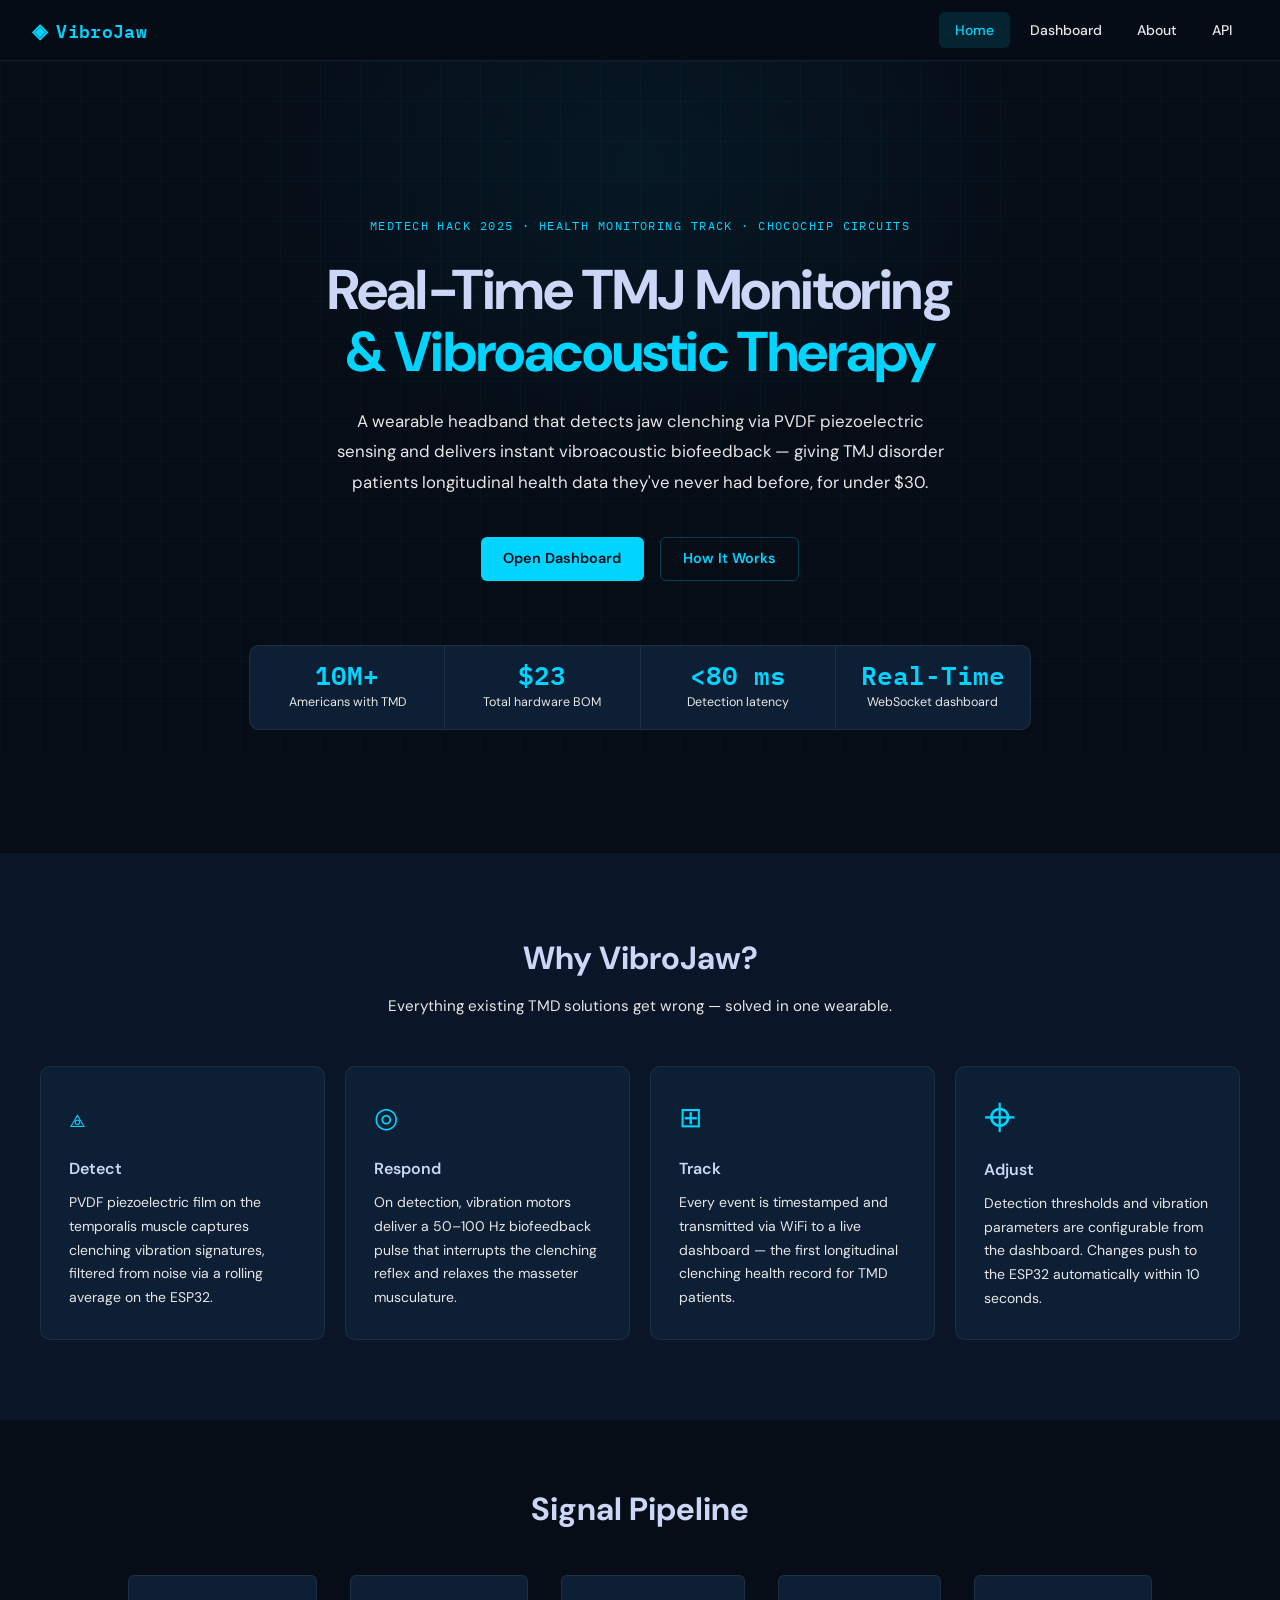
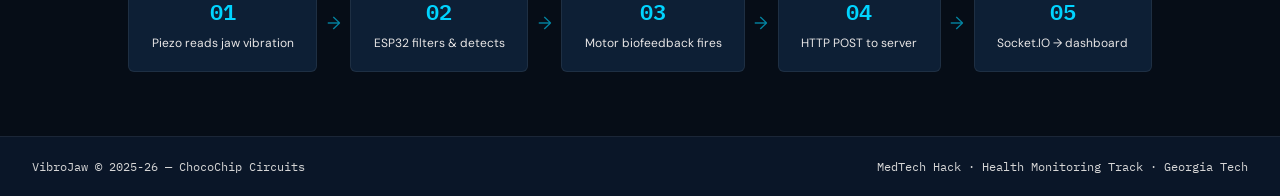
<file: templates/index.html>
<!DOCTYPE html>
<html lang="en">
<head>
  <meta charset="UTF-8">
  <meta name="viewport" content="width=device-width, initial-scale=1.0">
  <title>VibroJaw | Wearable TMJ Monitoring & Therapy</title>
  <link rel="stylesheet" href="/static/css/style.css">
</head>
<body>

<nav class="navbar">
  <div class="nav-inner">
    <a href="/" class="nav-brand"><span class="brand-icon">◈</span><span>VibroJaw</span></a>
    <ul class="nav-links">
      <li><a href="/"          class="nav-link active">Home</a></li>
      <li><a href="/dashboard" class="nav-link">Dashboard</a></li>
      <li><a href="/about"     class="nav-link">About</a></li>
      <li><a href="/api-docs"  class="nav-link">API</a></li>
    </ul>
  </div>
</nav>

<!-- ── HERO ── -->
<section class="hero">
  <div class="hero-grid"></div>
  <div class="hero-glow"></div>
  <div class="hero-content">
    <div class="hero-eyebrow">MedTech Hack 2025 · Health Monitoring Track · ChocoChip Circuits</div>
    <h1 class="hero-headline">
      Real-Time TMJ Monitoring<br>
      <span class="hero-accent">&amp; Vibroacoustic Therapy</span>
    </h1>
    <p class="hero-body">
      A wearable headband that detects jaw clenching via PVDF piezoelectric sensing
      and delivers instant vibroacoustic biofeedback — giving TMJ disorder patients
      longitudinal health data they've never had before, for under $30.
    </p>
    <div class="hero-cta">
      <a href="/dashboard" class="btn-primary">Open Dashboard</a>
      <a href="/about"     class="btn-outline">How It Works</a>
    </div>
    <div class="hero-stats-bar">
      <div class="hero-stat">
        <span class="hero-stat-num">10M+</span>
        <span class="hero-stat-label">Americans with TMD</span>
      </div>
      <div class="hero-stat">
        <span class="hero-stat-num">$23</span>
        <span class="hero-stat-label">Total hardware BOM</span>
      </div>
      <div class="hero-stat">
        <span class="hero-stat-num">&lt;80 ms</span>
        <span class="hero-stat-label">Detection latency</span>
      </div>
      <div class="hero-stat">
        <span class="hero-stat-num">Real-Time</span>
        <span class="hero-stat-label">WebSocket dashboard</span>
      </div>
    </div>
  </div>
</section>

<!-- ── FEATURES ── -->
<section class="features-section">
  <div class="section-container">
    <h2 class="section-title">Why VibroJaw?</h2>
    <p class="section-sub">Everything existing TMD solutions get wrong — solved in one wearable.</p>
    <div class="feature-grid">
      <div class="feature-card">
        <div class="feat-icon">⟁</div>
        <h3>Detect</h3>
        <p>PVDF piezoelectric film on the temporalis muscle captures clenching vibration signatures, filtered from noise via a rolling average on the ESP32.</p>
      </div>
      <div class="feature-card">
        <div class="feat-icon">◎</div>
        <h3>Respond</h3>
        <p>On detection, vibration motors deliver a 50–100 Hz biofeedback pulse that interrupts the clenching reflex and relaxes the masseter musculature.</p>
      </div>
      <div class="feature-card">
        <div class="feat-icon">⊞</div>
        <h3>Track</h3>
        <p>Every event is timestamped and transmitted via WiFi to a live dashboard — the first longitudinal clenching health record for TMD patients.</p>
      </div>
      <div class="feature-card">
        <div class="feat-icon">⌖</div>
        <h3>Adjust</h3>
        <p>Detection thresholds and vibration parameters are configurable from the dashboard. Changes push to the ESP32 automatically within 10 seconds.</p>
      </div>
    </div>
  </div>
</section>

<!-- ── PIPELINE ── -->
<section class="how-section">
  <div class="section-container">
    <h2 class="section-title">Signal Pipeline</h2>
    <div class="pipeline">
      <div class="pipe-step"><div class="pipe-num">01</div><div class="pipe-label">Piezo reads jaw vibration</div></div>
      <div class="pipe-arrow">→</div>
      <div class="pipe-step"><div class="pipe-num">02</div><div class="pipe-label">ESP32 filters &amp; detects</div></div>
      <div class="pipe-arrow">→</div>
      <div class="pipe-step"><div class="pipe-num">03</div><div class="pipe-label">Motor biofeedback fires</div></div>
      <div class="pipe-arrow">→</div>
      <div class="pipe-step"><div class="pipe-num">04</div><div class="pipe-label">HTTP POST to server</div></div>
      <div class="pipe-arrow">→</div>
      <div class="pipe-step"><div class="pipe-num">05</div><div class="pipe-label">Socket.IO → dashboard</div></div>
    </div>
  </div>
</section>

<footer class="footer">
  <div class="footer-inner">
    <span>VibroJaw © 2025-26 — ChocoChip Circuits</span>
    <span>MedTech Hack · Health Monitoring Track · Georgia Tech</span>
  </div>
</footer>

</body>
</html>
</file>
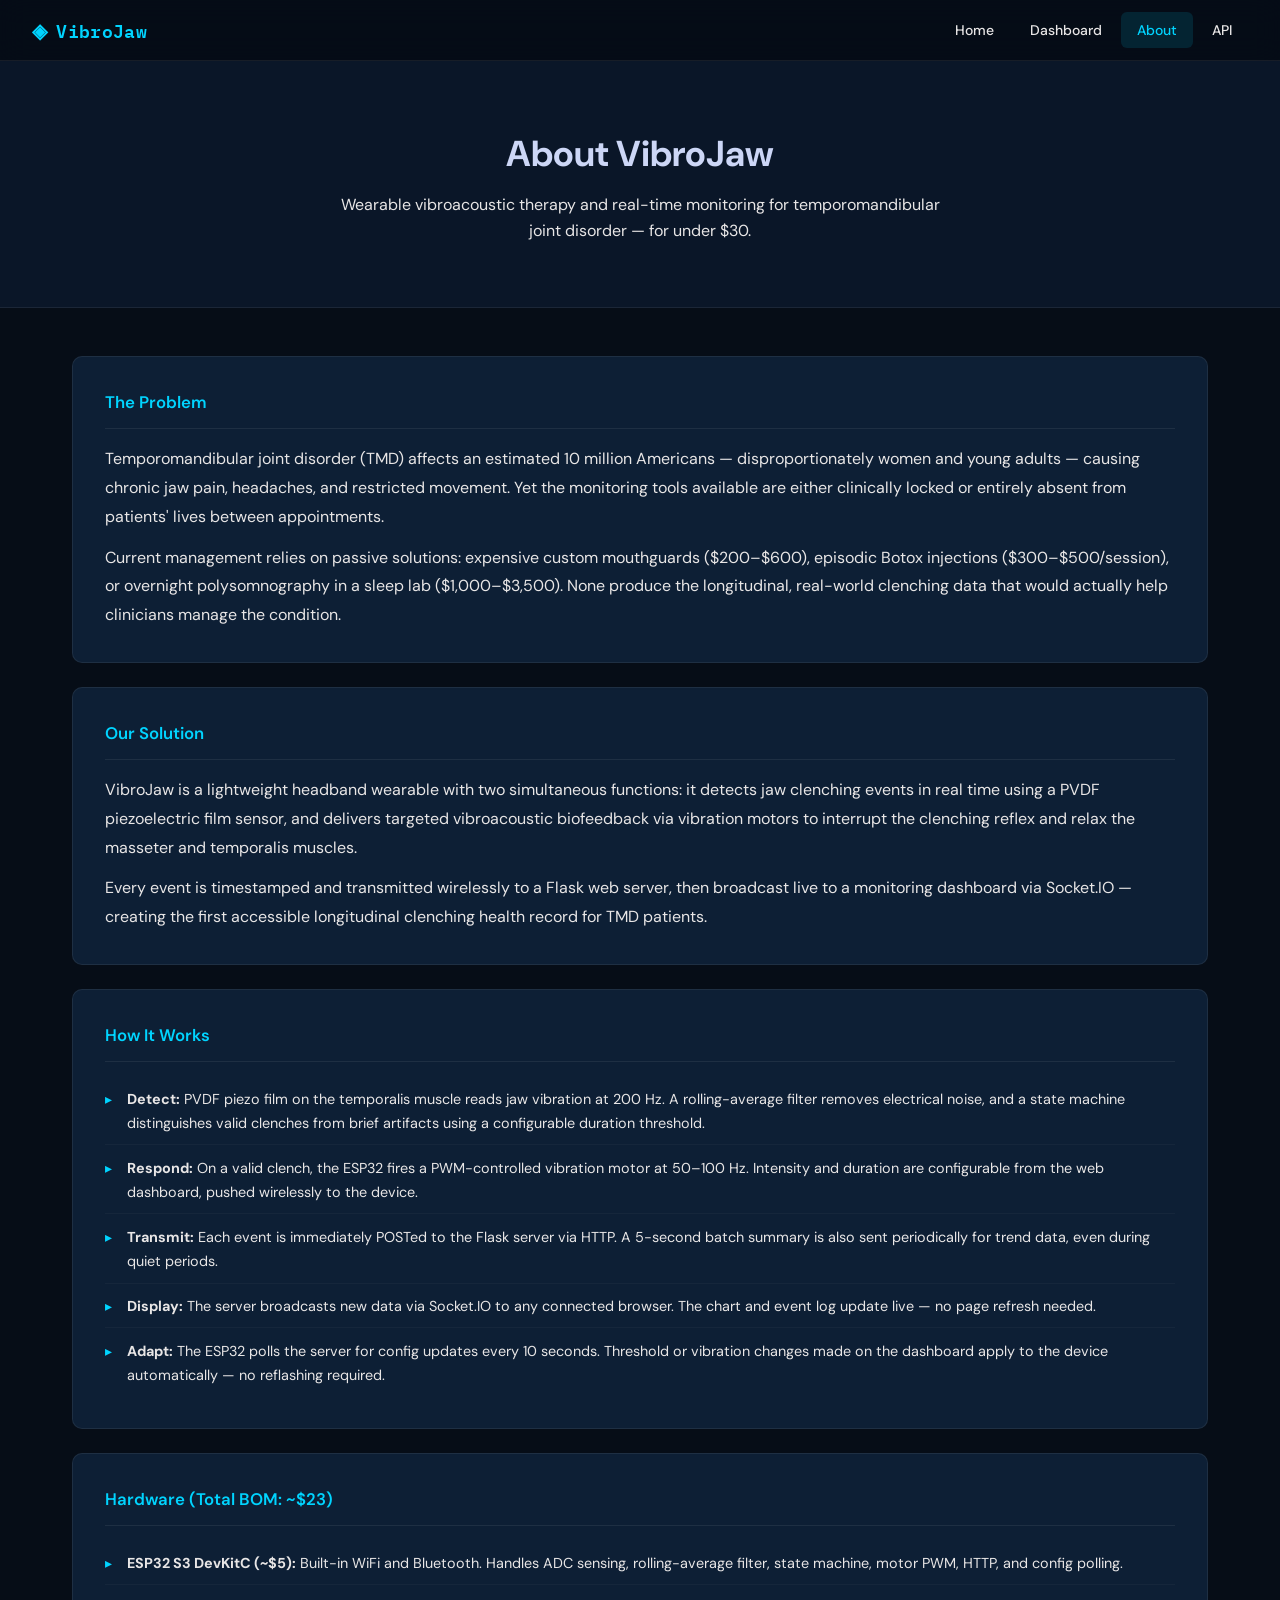
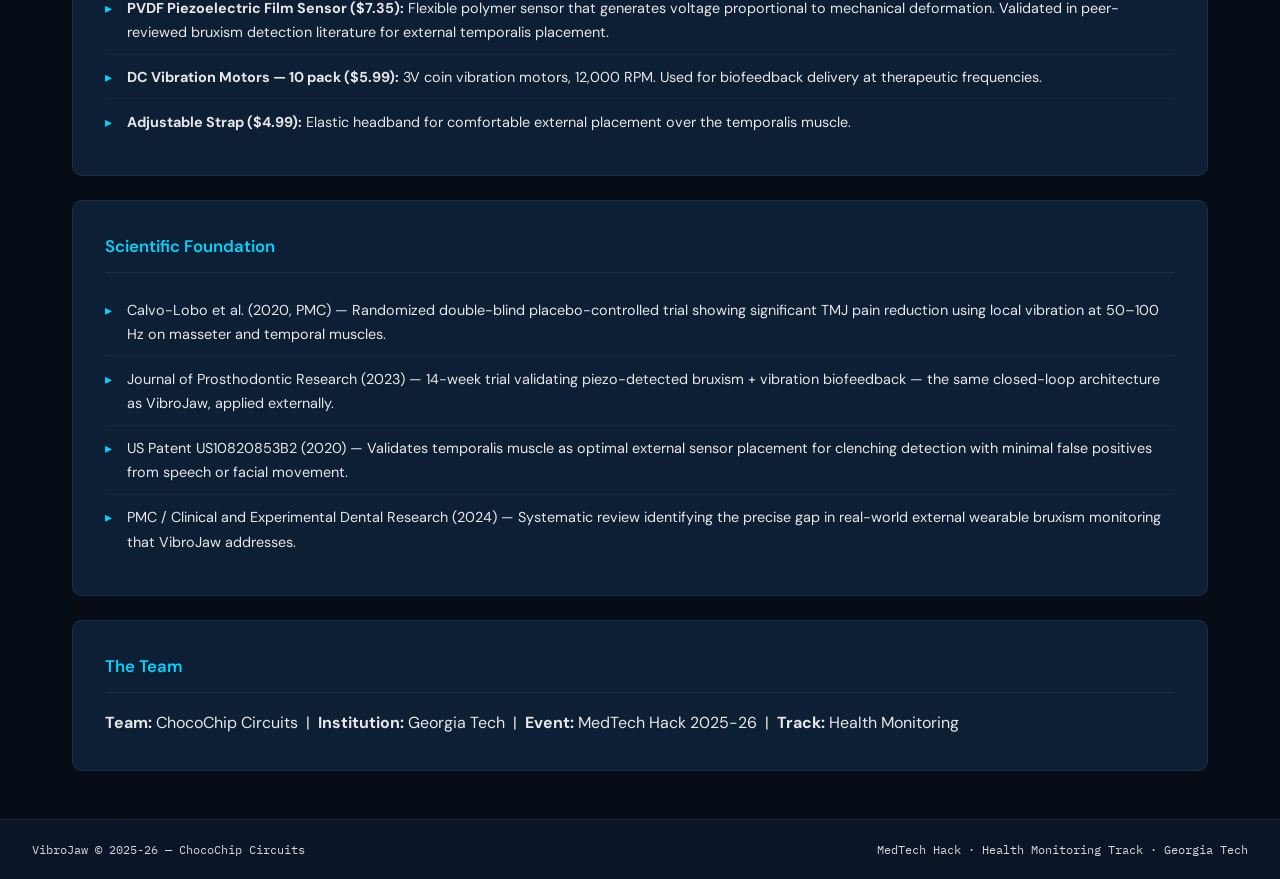
<file: templates/about.html>
<!DOCTYPE html>
<html lang="en">
<head>
  <meta charset="UTF-8">
  <meta name="viewport" content="width=device-width, initial-scale=1.0">
  <title>About | VibroJaw</title>
  <link rel="stylesheet" href="/static/css/style.css">
</head>
<body>

<nav class="navbar">
  <div class="nav-inner">
    <a href="/" class="nav-brand"><span class="brand-icon">◈</span><span>VibroJaw</span></a>
    <ul class="nav-links">
      <li><a href="/"          class="nav-link">Home</a></li>
      <li><a href="/dashboard" class="nav-link">Dashboard</a></li>
      <li><a href="/about"     class="nav-link active">About</a></li>
      <li><a href="/api-docs"  class="nav-link">API</a></li>
    </ul>
  </div>
</nav>

<div class="about-hero">
  <h1>About VibroJaw</h1>
  <p class="about-lead">Wearable vibroacoustic therapy and real-time monitoring for temporomandibular joint disorder — for under $30.</p>
</div>

<div class="about-body">

  <div class="content-block">
    <h2>The Problem</h2>
    <p>Temporomandibular joint disorder (TMD) affects an estimated 10 million Americans — disproportionately women and young adults — causing chronic jaw pain, headaches, and restricted movement. Yet the monitoring tools available are either clinically locked or entirely absent from patients' lives between appointments.</p>
    <p>Current management relies on passive solutions: expensive custom mouthguards ($200–$600), episodic Botox injections ($300–$500/session), or overnight polysomnography in a sleep lab ($1,000–$3,500). None produce the longitudinal, real-world clenching data that would actually help clinicians manage the condition.</p>
  </div>

  <div class="content-block">
    <h2>Our Solution</h2>
    <p>VibroJaw is a lightweight headband wearable with two simultaneous functions: it detects jaw clenching events in real time using a PVDF piezoelectric film sensor, and delivers targeted vibroacoustic biofeedback via vibration motors to interrupt the clenching reflex and relax the masseter and temporalis muscles.</p>
    <p>Every event is timestamped and transmitted wirelessly to a Flask web server, then broadcast live to a monitoring dashboard via Socket.IO — creating the first accessible longitudinal clenching health record for TMD patients.</p>
  </div>

  <div class="content-block">
    <h2>How It Works</h2>
    <ul class="feat-list">
      <li><strong>Detect:</strong> PVDF piezo film on the temporalis muscle reads jaw vibration at 200 Hz. A rolling-average filter removes electrical noise, and a state machine distinguishes valid clenches from brief artifacts using a configurable duration threshold.</li>
      <li><strong>Respond:</strong> On a valid clench, the ESP32 fires a PWM-controlled vibration motor at 50–100 Hz. Intensity and duration are configurable from the web dashboard, pushed wirelessly to the device.</li>
      <li><strong>Transmit:</strong> Each event is immediately POSTed to the Flask server via HTTP. A 5-second batch summary is also sent periodically for trend data, even during quiet periods.</li>
      <li><strong>Display:</strong> The server broadcasts new data via Socket.IO to any connected browser. The chart and event log update live — no page refresh needed.</li>
      <li><strong>Adapt:</strong> The ESP32 polls the server for config updates every 10 seconds. Threshold or vibration changes made on the dashboard apply to the device automatically — no reflashing required.</li>
    </ul>
  </div>

  <div class="content-block">
    <h2>Hardware (Total BOM: ~$23)</h2>
    <ul class="feat-list">
      <li><strong>ESP32 S3 DevKitC (~$5):</strong> Built-in WiFi and Bluetooth. Handles ADC sensing, rolling-average filter, state machine, motor PWM, HTTP, and config polling.</li>
      <li><strong>PVDF Piezoelectric Film Sensor ($7.35):</strong> Flexible polymer sensor that generates voltage proportional to mechanical deformation. Validated in peer-reviewed bruxism detection literature for external temporalis placement.</li>
      <li><strong>DC Vibration Motors — 10 pack ($5.99):</strong> 3V coin vibration motors, 12,000 RPM. Used for biofeedback delivery at therapeutic frequencies.</li>
      <li><strong>Adjustable Strap ($4.99):</strong> Elastic headband for comfortable external placement over the temporalis muscle.</li>
    </ul>
  </div>

  <div class="content-block">
    <h2>Scientific Foundation</h2>
    <ul class="feat-list">
      <li>Calvo-Lobo et al. (2020, PMC) — Randomized double-blind placebo-controlled trial showing significant TMJ pain reduction using local vibration at 50–100 Hz on masseter and temporal muscles.</li>
      <li>Journal of Prosthodontic Research (2023) — 14-week trial validating piezo-detected bruxism + vibration biofeedback — the same closed-loop architecture as VibroJaw, applied externally.</li>
      <li>US Patent US10820853B2 (2020) — Validates temporalis muscle as optimal external sensor placement for clenching detection with minimal false positives from speech or facial movement.</li>
      <li>PMC / Clinical and Experimental Dental Research (2024) — Systematic review identifying the precise gap in real-world external wearable bruxism monitoring that VibroJaw addresses.</li>
    </ul>
  </div>

  <div class="content-block">
    <h2>The Team</h2>
    <p><strong>Team:</strong> ChocoChip Circuits &nbsp;|&nbsp; <strong>Institution:</strong> Georgia Tech &nbsp;|&nbsp; <strong>Event:</strong> MedTech Hack 2025-26 &nbsp;|&nbsp; <strong>Track:</strong> Health Monitoring</p>
  </div>

</div>

<footer class="footer">
  <div class="footer-inner">
    <span>VibroJaw © 2025-26 — ChocoChip Circuits</span>
    <span>MedTech Hack · Health Monitoring Track · Georgia Tech</span>
  </div>
</footer>

</body>
</html>
</file>
<file: static/css/style.css>
@import url('https://fonts.googleapis.com/css2?family=IBM+Plex+Mono:wght@400;500;600&family=DM+Sans:opsz,wght@9..40,300;9..40,400;9..40,500;9..40,600;9..40,700&display=swap');

/* ── Design tokens ─────────────────────────────────────────── */
:root {
  /* Backgrounds */
  --bg-base:    #060d17;
  --bg-surface: #0a1628;
  --bg-panel:   #0d1f35;
  --bg-card:    #112240;
  --bg-hover:   #1a2f4a;

  /* Brand colours */
  --teal:        #00d4ff;
  --teal-dim:    rgba(0,212,255,0.12);
  --teal-border: rgba(0,212,255,0.25);
  --green:       #64ffda;
  --green-dim:   rgba(100,255,218,0.12);
  --yellow:      #ffd166;
  --yellow-dim:  rgba(255,209,102,0.12);
  --red:         #ff6b6b;
  --red-dim:     rgba(255,107,107,0.12);

  /* Text */
  --text-primary: #ccd6f6;
  --text-dim:     #e8e6e6;
  --text-faint:   #d6d6d6;

  /* Borders */
  --border:     rgba(255,255,255,0.07);
  --border-lit: rgba(0,212,255,0.3);

  /* Misc */
  --radius:     6px;
  --radius-lg:  10px;
  --shadow:     0 4px 24px rgba(0,0,0,0.4);
  --font-sans:  'DM Sans', sans-serif;
  --font-mono:  'IBM Plex Mono', monospace;
  --ease:       all 0.2s ease;
}

/* ── Reset ──────────────────────────────────────────────────── */
*, *::before, *::after { box-sizing: border-box; margin: 0; padding: 0; }
html   { scroll-behavior: smooth; font-size: 16px; }
body   { font-family: var(--font-sans); background: var(--bg-base);
         color: var(--text-primary); min-height: 100vh; line-height: 1.6; }
a      { color: var(--teal); text-decoration: none; }
a:hover{ text-decoration: underline; }
.mono  { font-family: var(--font-mono) !important; }

/* ── Navbar ─────────────────────────────────────────────────── */
.navbar {
  position: sticky; top: 0; z-index: 200;
  background: rgba(6,13,23,0.92); backdrop-filter: blur(14px);
  border-bottom: 1px solid var(--border); padding: 0 2rem;
}
.nav-inner {
  max-width: 1440px; margin: 0 auto;
  display: flex; align-items: center; justify-content: space-between; height: 60px;
}
.nav-brand {
  display: flex; align-items: center; gap: 0.55rem;
  font-family: var(--font-mono); font-weight: 600; font-size: 1.1rem;
  color: var(--teal); letter-spacing: 0.02em;
}
.brand-icon { font-size: 1.25rem; }
.nav-links  { display: flex; list-style: none; gap: 0.2rem; }
.nav-link {
  display: block; padding: 0.45rem 1rem;
  font-size: 0.875rem; font-weight: 500; color: var(--text-dim);
  border-radius: var(--radius); transition: var(--ease);
}
.nav-link:hover  { color: var(--text-primary); background: var(--bg-card); text-decoration: none; }
.nav-link.active { color: var(--teal); background: var(--teal-dim); }

/* ── Buttons ────────────────────────────────────────────────── */
.btn-primary {
  display: inline-flex; align-items: center; justify-content: center;
  padding: 0.6rem 1.4rem;
  background: var(--teal); color: var(--bg-base);
  font-family: var(--font-sans); font-weight: 600; font-size: 0.9rem;
  border: none; border-radius: var(--radius); cursor: pointer;
  transition: var(--ease); text-decoration: none; white-space: nowrap;
}
.btn-primary:hover      { background: #2ddeff; transform: translateY(-1px); text-decoration: none; }
.btn-primary.full-width { width: 100%; margin-top: 0.5rem; }

.btn-outline {
  display: inline-flex; align-items: center; justify-content: center;
  padding: 0.6rem 1.4rem;
  background: transparent; color: var(--teal);
  border: 1px solid var(--teal-border); border-radius: var(--radius);
  font-weight: 600; font-size: 0.9rem; cursor: pointer;
  transition: var(--ease); text-decoration: none; white-space: nowrap;
}
.btn-outline:hover { background: var(--teal-dim); text-decoration: none; }

.btn-ghost {
  display: inline-flex; align-items: center; justify-content: center;
  padding: 0.5rem 1rem;
  background: transparent; color: var(--text-dim);
  border: 1px solid var(--border); border-radius: var(--radius);
  font-size: 0.85rem; cursor: pointer; transition: var(--ease); white-space: nowrap;
}
.btn-ghost:hover { color: var(--text-primary); border-color: var(--border-lit); }

.btn-danger {
  display: inline-flex; align-items: center; justify-content: center;
  padding: 0.5rem 1rem;
  background: var(--red-dim); color: var(--red);
  border: 1px solid rgba(255,107,107,0.3); border-radius: var(--radius);
  font-size: 0.85rem; cursor: pointer; transition: var(--ease);
}
.btn-danger:hover { background: rgba(255,107,107,0.2); }

/* ── HERO ───────────────────────────────────────────────────── */
.hero {
  position: relative; overflow: hidden;
  min-height: 88vh; padding: 5rem 2rem 3rem;
  display: flex; flex-direction: column;
  align-items: center; justify-content: center;
}
.hero-grid {
  position: absolute; inset: 0; pointer-events: none;
  background-image:
    linear-gradient(rgba(0,212,255,0.03) 1px, transparent 1px),
    linear-gradient(90deg, rgba(0,212,255,0.03) 1px, transparent 1px);
  background-size: 40px 40px;
}
.hero-glow {
  position: absolute; top: -200px; left: 50%; transform: translateX(-50%);
  width: 800px; height: 600px; pointer-events: none;
  background: radial-gradient(ellipse at center, rgba(0,212,255,0.06) 0%, transparent 70%);
}
.hero::after {
  content: ''; position: absolute; bottom: 0; left: 0; right: 0; height: 180px;
  background: linear-gradient(transparent, var(--bg-base)); pointer-events: none;
}
.hero-content { position: relative; z-index: 1; text-align: center; max-width: none; }
.hero-eyebrow {
  font-family: var(--font-mono); font-size: 0.75rem; color: var(--teal);
  letter-spacing: 0.12em; text-transform: uppercase; margin-bottom: 1.5rem;
}
.hero-headline {
  font-size: 3.5rem; font-weight: 700; line-height: 1.1;
  letter-spacing: -0.025em; margin-bottom: 1.5rem;
}
.hero-accent { color: var(--teal); }
.hero-body {
  font-size: 1.05rem; color: var(--text-dim);
  line-height: 1.8; margin-bottom: 2.5rem; max-width: 620px; margin-left: auto; margin-right: auto;
}
.hero-cta { display: flex; gap: 1rem; justify-content: center; flex-wrap: wrap; margin-bottom: 4rem; }

.hero-stats-bar {
  position: relative; z-index: 1;
  display: flex; align-items: center;
  background: var(--bg-panel); border: 1px solid var(--border);
  border-radius: var(--radius-lg); overflow: hidden;
  width: 125%;
  max-width: 1000px;
  margin-left: -12.5%
}
.hero-stat {
  flex: 1; text-align: center; padding: 1rem 1rem;
  border-right: 1px solid var(--border);
}
.hero-stat:last-child { border-right: none; }
.hero-stat-num {
  display: block; font-family: var(--font-mono);
  font-size: 1.6rem; font-weight: 600; color: var(--teal); line-height: 1;
}
.hero-stat-label { font-size: 0.78rem; color: var(--text-dim); margin-top: 0.35rem; display: block; }

/* ── Feature cards ──────────────────────────────────────────── */
.features-section { padding: 5rem 2rem; background: var(--bg-surface); }
.section-container { max-width: 1200px; margin: 0 auto; }
.section-title     { font-size: 2rem; font-weight: 700; text-align: center; margin-bottom: 0.6rem; }
.section-sub       { text-align: center; color: var(--text-dim); font-size: 0.95rem; margin-bottom: 3rem; }

.feature-grid {
  display: grid; grid-template-columns: repeat(4, 1fr); gap: 1.25rem;
}
.feature-card {
  background: var(--bg-panel); border: 1px solid var(--border);
  border-radius: var(--radius-lg); padding: 1.75rem;
  transition: var(--ease);
}
.feature-card:hover { border-color: var(--teal-border); transform: translateY(-3px); box-shadow: var(--shadow); }
.feat-icon { font-size: 1.75rem; color: var(--teal); margin-bottom: 1rem; font-family: var(--font-mono); }
.feature-card:nth-child(4) .feat-icon { font-size: 3.5rem; margin-bottom: -0.25rem; margin-top: -1.5rem }
.feature-card h3 { font-size: 1rem; font-weight: 600; margin-bottom: 0.6rem; }
.feature-card p  { font-size: 0.875rem; color: var(--text-dim); line-height: 1.7; }

/* ── Pipeline ───────────────────────────────────────────────── */
.how-section { padding: 4rem 2rem; }
.pipeline {
  display: flex; align-items: center; justify-content: center;
  flex-wrap: wrap; gap: 0; margin-top: 2.5rem;
}
.pipe-step {
  text-align: center; padding: 1.1rem 1.4rem;
  background: var(--bg-panel); border: 1px solid var(--border);
  border-radius: var(--radius); min-width: 130px;
}
.pipe-num   { font-family: var(--font-mono); font-size: 1.4rem; font-weight: 600; color: var(--teal); }
.pipe-label { font-size: 0.75rem; color: var(--text-dim); margin-top: 0.3rem; }
.pipe-arrow { color: var(--teal); font-size: 1.1rem; padding: 0 0.6rem; opacity: 0.6; }

/* ============================================================
   DASHBOARD — careful grid layout
   ============================================================ */
.dash-wrap {
  max-width: 1440px; margin: 0 auto; padding: 2rem 2rem 3rem;
}

/* ── Dashboard header ───────────────────────────────────────── */
.dash-header {
  display: flex; align-items: center; justify-content: space-between;
  flex-wrap: wrap; gap: 1rem; margin-bottom: 1.75rem;
}
.dash-title-group { display: flex; align-items: center; gap: 1rem; }
.dash-title { font-size: 1.6rem; font-weight: 700; }

.ws-pill {
  display: inline-flex; align-items: center; gap: 0.45rem;
  font-family: var(--font-mono); font-size: 0.72rem; color: var(--text-dim);
  background: var(--bg-card); border: 1px solid var(--border);
  border-radius: 20px; padding: 0.25rem 0.75rem;
}
.ws-dot {
  width: 7px; height: 7px; border-radius: 50%; background: var(--text-faint);
  flex-shrink: 0;
}
.ws-dot.live { background: var(--green); box-shadow: 0 0 6px var(--green); animation: pulse 2s infinite; }
.ws-dot.off  { background: var(--red); }

@keyframes pulse { 0%,100%{opacity:1} 50%{opacity:0.4} }

.dash-actions { display: flex; align-items: center; gap: 0.6rem; }
.device-badge {
  font-family: var(--font-mono); font-size: 0.78rem; color: var(--text-dim);
  background: var(--bg-card); border: 1px solid var(--border);
  border-radius: var(--radius); padding: 0.35rem 0.75rem;
}

/* ── 4-column stats row ─────────────────────────────────────── */
.stats-row {
  display: grid; grid-template-columns: repeat(4, 1fr); gap: 1rem;
  margin-bottom: 1.25rem;
}
.stat-card {
  background: var(--bg-panel); border: 1px solid var(--border);
  border-radius: var(--radius-lg); padding: 1.25rem 1.5rem;
  transition: var(--ease);
}
.stat-card:hover  { border-color: var(--teal-border); }

/* Status-specific borders */
.stat-card.s-calm       { border-color: rgba(100,255,218,0.2); }
.stat-card.s-elevated   { border-color: rgba(255,209,102,0.2); }
.stat-card.s-concerning { border-color: rgba(255,107,107,0.25); }

.stat-label {
  font-size: 0.72rem; font-weight: 500; color: var(--text-faint);
  text-transform: uppercase; letter-spacing: 0.09em; margin-bottom: 0.5rem;
}
.stat-value {
  font-family: var(--font-mono); font-size: 2rem; font-weight: 600;
  line-height: 1; margin-bottom: 0.35rem; color: var(--text-primary);
}
.stat-unit  { font-size: 1rem; color: var(--text-dim); }
.stat-sub   { font-size: 0.75rem; color: var(--text-faint); }

/* Status colours on the value text */
.sv-calm       { color: var(--green)  !important; }
.sv-elevated   { color: var(--yellow) !important; }
.sv-concerning { color: var(--red)    !important; }

/* Pulse animation on new event */
.stat-card.flash { animation: flashCard 0.5s ease; }
@keyframes flashCard { 0%,100%{box-shadow:none} 40%{box-shadow:0 0 20px rgba(0,212,255,0.3)} }

/* ── Main content area: chart left, config right ────────────── */
.dash-main {
  display: grid; grid-template-columns: 1fr 340px; gap: 1.25rem;
  margin-bottom: 1.25rem; align-items: start;
}

/* ── Panels ─────────────────────────────────────────────────── */
.panel {
  background: var(--bg-panel); border: 1px solid var(--border);
  border-radius: var(--radius-lg); padding: 1.5rem;
}
.panel-hd {
  display: flex; align-items: baseline; gap: 0.75rem; margin-bottom: 1.25rem;
}
.panel-hd h2     { font-size: 0.95rem; font-weight: 600; }
.panel-hd span   { font-size: 0.75rem; color: var(--text-faint); }

/* Chart */
.chart-wrap { height: 290px; position: relative; }

/* ── Config form ─────────────────────────────────────────────── */
.cfg-form { display: flex; flex-direction: column; gap: 1.1rem; }
.cfg-label {
  font-size: 0.78rem; font-weight: 500; color: var(--text-dim);
  display: flex; justify-content: space-between; align-items: center;
  margin-bottom: 0.35rem;
}
.cfg-hint { font-size: 0.7rem; color: var(--text-faint); font-weight: 400; }

.slider-row { display: flex; align-items: center; gap: 0.75rem; }
input[type=range] {
  flex: 1; -webkit-appearance: none; appearance: none;
  height: 4px; background: var(--bg-hover); border-radius: 2px; cursor: pointer;
  outline: none;
}
input[type=range]::-webkit-slider-thumb {
  -webkit-appearance: none; width: 15px; height: 15px;
  border-radius: 50%; background: var(--teal); cursor: pointer;
  transition: var(--ease);
}
input[type=range]::-webkit-slider-thumb:hover { transform: scale(1.2); }
.slider-val { font-family: var(--font-mono); font-size: 0.82rem; color: var(--teal); min-width: 38px; text-align: right; }

.preset-row  { display: flex; gap: 0.5rem; }
.preset-btn  {
  flex: 1; padding: 0.4rem 0; font-size: 0.8rem;
  background: var(--bg-card); color: var(--text-dim);
  border: 1px solid var(--border); border-radius: var(--radius); cursor: pointer;
  transition: var(--ease); font-family: var(--font-sans);
}
.preset-btn:hover  { color: var(--teal); border-color: var(--teal-border); }
.preset-btn.active { background: var(--teal-dim); color: var(--teal); border-color: var(--teal-border); }

.toggle-row { display: flex; align-items: center; justify-content: space-between; padding: 0.4rem 0; }
.toggle     { position: relative; display: inline-block; width: 42px; height: 22px; flex-shrink: 0; }
.toggle input { opacity: 0; width: 0; height: 0; }
.toggle-slider {
  position: absolute; inset: 0; background: var(--bg-hover);
  border-radius: 22px; cursor: pointer; transition: var(--ease);
}
.toggle-slider::before {
  content: ''; position: absolute;
  width: 16px; height: 16px; left: 3px; bottom: 3px;
  background: var(--text-dim); border-radius: 50%; transition: var(--ease);
}
.toggle input:checked + .toggle-slider              { background: var(--teal-dim); }
.toggle input:checked + .toggle-slider::before      { transform: translateX(20px); background: var(--teal); }

.cfg-feedback { font-size: 0.78rem; min-height: 1.1rem; margin-top: 0.2rem; }
.cfg-feedback.ok  { color: var(--green); }
.cfg-feedback.err { color: var(--red); }

/* ── Simulator sub-section ───────────────────────────────────── */
.sim-divider { height: 1px; background: var(--border); margin: 1.5rem 0; }
.sim-header  { display: flex; align-items: center; justify-content: space-between; margin-bottom: 0.9rem; }
.sim-header h3 { font-size: 0.9rem; font-weight: 600; }

.sim-badge {
  font-family: var(--font-mono); font-size: 0.68rem;
  padding: 0.2rem 0.55rem; border-radius: 4px;
  background: var(--bg-card); color: var(--text-faint);
  border: 1px solid var(--border);
}
.sim-badge.on { background: var(--green-dim); color: var(--green); border-color: rgba(100,255,218,0.3); }

.scenario-select {
  width: 100%; padding: 0.5rem 0.7rem;
  background: var(--bg-card); color: var(--text-primary);
  border: 1px solid var(--border); border-radius: var(--radius);
  font-family: var(--font-sans); font-size: 0.875rem; cursor: pointer;
  margin-bottom: 0.75rem;
}
.sim-btns  { display: flex; gap: 0.5rem; }
.sim-btns > * { flex: 1; }
.sim-note  { font-size: 0.72rem; color: var(--text-faint); line-height: 1.55; margin-top: 0.6rem; }

/* ── Event table ────────────────────────────────────────────── */
.table-panel   { margin-bottom: 1.25rem; }
.table-scroll  { overflow-x: auto; }
.event-table   { width: 100%; border-collapse: collapse; }
.event-table thead tr { border-bottom: 1px solid var(--border); }
.event-table th {
  font-family: var(--font-mono); font-size: 0.68rem; font-weight: 500;
  color: var(--text-faint); text-transform: uppercase; letter-spacing: 0.09em;
  padding: 0.7rem 1.1rem; text-align: left; white-space: nowrap;
}
.event-table td {
  padding: 0.7rem 1.1rem; font-size: 0.85rem;
  border-bottom: 1px solid rgba(255,255,255,0.03); color: var(--text-primary);
  vertical-align: middle;
}
.event-table tbody tr:hover { background: rgba(255,255,255,0.02); }
.event-table .empty-row td { text-align: center; color: var(--text-faint); padding: 2.5rem; font-size: 0.875rem; }

.row-new { animation: rowIn 0.45s ease; }
@keyframes rowIn { from { background: rgba(0,212,255,0.07); } to { background: transparent; } }

/* Intensity bar */
.ibar-wrap { display: flex; align-items: center; gap: 0.65rem; min-width: 130px; }
.ibar {
  height: 5px; border-radius: 3px; min-width: 2px; max-width: 80px;
  background: linear-gradient(to right, var(--teal), var(--red));
  transition: var(--ease);
}
.ibar-val { font-family: var(--font-mono); font-size: 0.82rem; }

/* Therapy cell */
.th-yes { color: var(--green);  font-family: var(--font-mono); font-size: 0.78rem; }
.th-no  { color: var(--text-faint); font-family: var(--font-mono); font-size: 0.78rem; }

/* Status pill */
.spill {
  display: inline-block; padding: 0.18rem 0.55rem; border-radius: 4px;
  font-family: var(--font-mono); font-size: 0.72rem; font-weight: 500;
}
.spill.calm       { background: var(--green-dim);  color: var(--green); }
.spill.elevated   { background: var(--yellow-dim); color: var(--yellow); }
.spill.concerning { background: var(--red-dim);    color: var(--red); }

/* ── API DOCS ────────────────────────────────────────────────── */
.apidocs-wrap   { max-width: 1020px; margin: 0 auto; padding: 3rem 2rem; }
.apidocs-hd     { margin-bottom: 2.5rem; }
.apidocs-hd h1  { font-size: 1.9rem; font-weight: 700; margin-bottom: 0.5rem; }
.lead           { color: var(--text-dim); font-size: 0.95rem; }

.ep-list        { display: flex; flex-direction: column; gap: 1.25rem; }
.ep-card {
  background: var(--bg-panel); border: 1px solid var(--border);
  border-radius: var(--radius-lg); padding: 1.5rem; transition: var(--ease);
}
.ep-card:hover { border-color: var(--teal-border); }

.ep-hd { display: flex; align-items: center; gap: 0.75rem; margin-bottom: 1.1rem; flex-wrap: wrap; }
.ep-method {
  font-family: var(--font-mono); font-size: 0.7rem; font-weight: 600;
  padding: 0.2rem 0.55rem; border-radius: 4px;
}
.ep-method.post { background: var(--green-dim);  color: var(--green); }
.ep-method.get  { background: var(--teal-dim);   color: var(--teal); }
.ep-method.put  { background: var(--yellow-dim); color: var(--yellow); }
.ep-method.del  { background: var(--red-dim);    color: var(--red); }

.ep-path { font-family: var(--font-mono); font-size: 0.875rem; }
.ep-desc { font-size: 0.82rem; color: var(--text-dim); margin-left: auto; }

.ep-cols { display: grid; grid-template-columns: 1fr 1fr; gap: 1rem; margin-bottom: 1rem; }
.ep-col h4 { font-size: 0.7rem; color: var(--text-faint); text-transform: uppercase; letter-spacing: 0.09em; margin-bottom: 0.5rem; }

.code-block {
  font-family: var(--font-mono); font-size: 0.78rem;
  background: var(--bg-base); border: 1px solid var(--border); border-radius: var(--radius);
  padding: 0.9rem; color: var(--text-primary); white-space: pre-wrap;
  overflow: auto; min-height: 72px;
}

.try-btn {
  padding: 0.45rem 1.1rem;
  background: var(--teal-dim); color: var(--teal); border: 1px solid var(--teal-border);
  border-radius: var(--radius); font-family: var(--font-mono); font-size: 0.78rem;
  cursor: pointer; transition: var(--ease);
}
.try-btn:hover { background: rgba(0,212,255,0.22); }
.try-btn.stop  { background: var(--red-dim); color: var(--red); border-color: rgba(255,107,107,0.3); }
.try-btn.stop:hover { background: rgba(255,107,107,0.22); }

/* ── ABOUT ───────────────────────────────────────────────────── */
.about-hero    { background: var(--bg-surface); border-bottom: 1px solid var(--border); padding: 4rem 2rem; text-align: center; }
.about-hero h1 { font-size: 2.25rem; font-weight: 700; margin-bottom: 0.6rem; }
.about-lead    { font-size: 1rem; color: var(--text-dim); max-width: 600px; margin: 0 auto; }

.about-body    { max-width: 1200px; margin: 0 auto; padding: 3rem 2rem; display: flex; flex-direction: column; gap: 1.5rem; }
.content-block {
  background: var(--bg-panel); border: 1px solid var(--border);
  border-radius: var(--radius-lg); padding: 2rem;
}
.content-block h2 {
  font-size: 1.05rem; font-weight: 600; color: var(--teal);
  margin-bottom: 1rem; padding-bottom: 0.75rem; border-bottom: 1px solid var(--border);
}
.content-block p { color: var(--text-dim); line-height: 1.8; margin-bottom: 0.75rem; }
.content-block p:last-child { margin-bottom: 0; }

.feat-list { list-style: none; display: flex; flex-direction: column; gap: 0.1rem; }
.feat-list li {
  padding: 0.55rem 0 0.55rem 1.4rem; position: relative;
  color: var(--text-dim); font-size: 0.9rem; line-height: 1.7;
  border-bottom: 1px solid rgba(255,255,255,0.03);
}
.feat-list li::before { content: "▸"; position: absolute; left: 0; color: var(--teal); }
.feat-list li:last-child { border-bottom: none; }

/* ── Footer ──────────────────────────────────────────────────── */
.footer { background: var(--bg-surface); border-top: 1px solid var(--border); padding: 1.25rem 2rem; }
.footer-inner {
  max-width: 1440px; margin: 0 auto;
  display: flex; justify-content: space-between; align-items: center;
  font-family: var(--font-mono); font-size: 0.75rem; color: var(--text-faint);
  flex-wrap: wrap; gap: 0.5rem;
}

/* ── Responsive ──────────────────────────────────────────────── */
@media (max-width: 1200px) {
  .feature-grid { grid-template-columns: repeat(2, 1fr); }
}
@media (max-width: 1024px) {
  .dash-main    { grid-template-columns: 1fr; }
  .stats-row    { grid-template-columns: repeat(2, 1fr); }
}
@media (max-width: 768px) {
  .hero-headline  { font-size: 2.4rem; }
  .stats-row      { grid-template-columns: repeat(2, 1fr); }
  .ep-cols        { grid-template-columns: 1fr; }
  .pipeline       { flex-direction: column; }
  .pipe-arrow     { transform: rotate(90deg); }
  .hero-stats-bar { flex-direction: column; }
  .hero-stat      { border-right: none; border-bottom: 1px solid var(--border); }
  .hero-stat:last-child { border-bottom: none; }
  .feature-grid   { grid-template-columns: 1fr; }
}
@media (max-width: 560px) {
  .stats-row   { grid-template-columns: 1fr; }
  .nav-links   { display: none; }
  .hero-headline { font-size: 1.9rem; }
  .dash-wrap   { padding: 1rem; }
}
</file>
